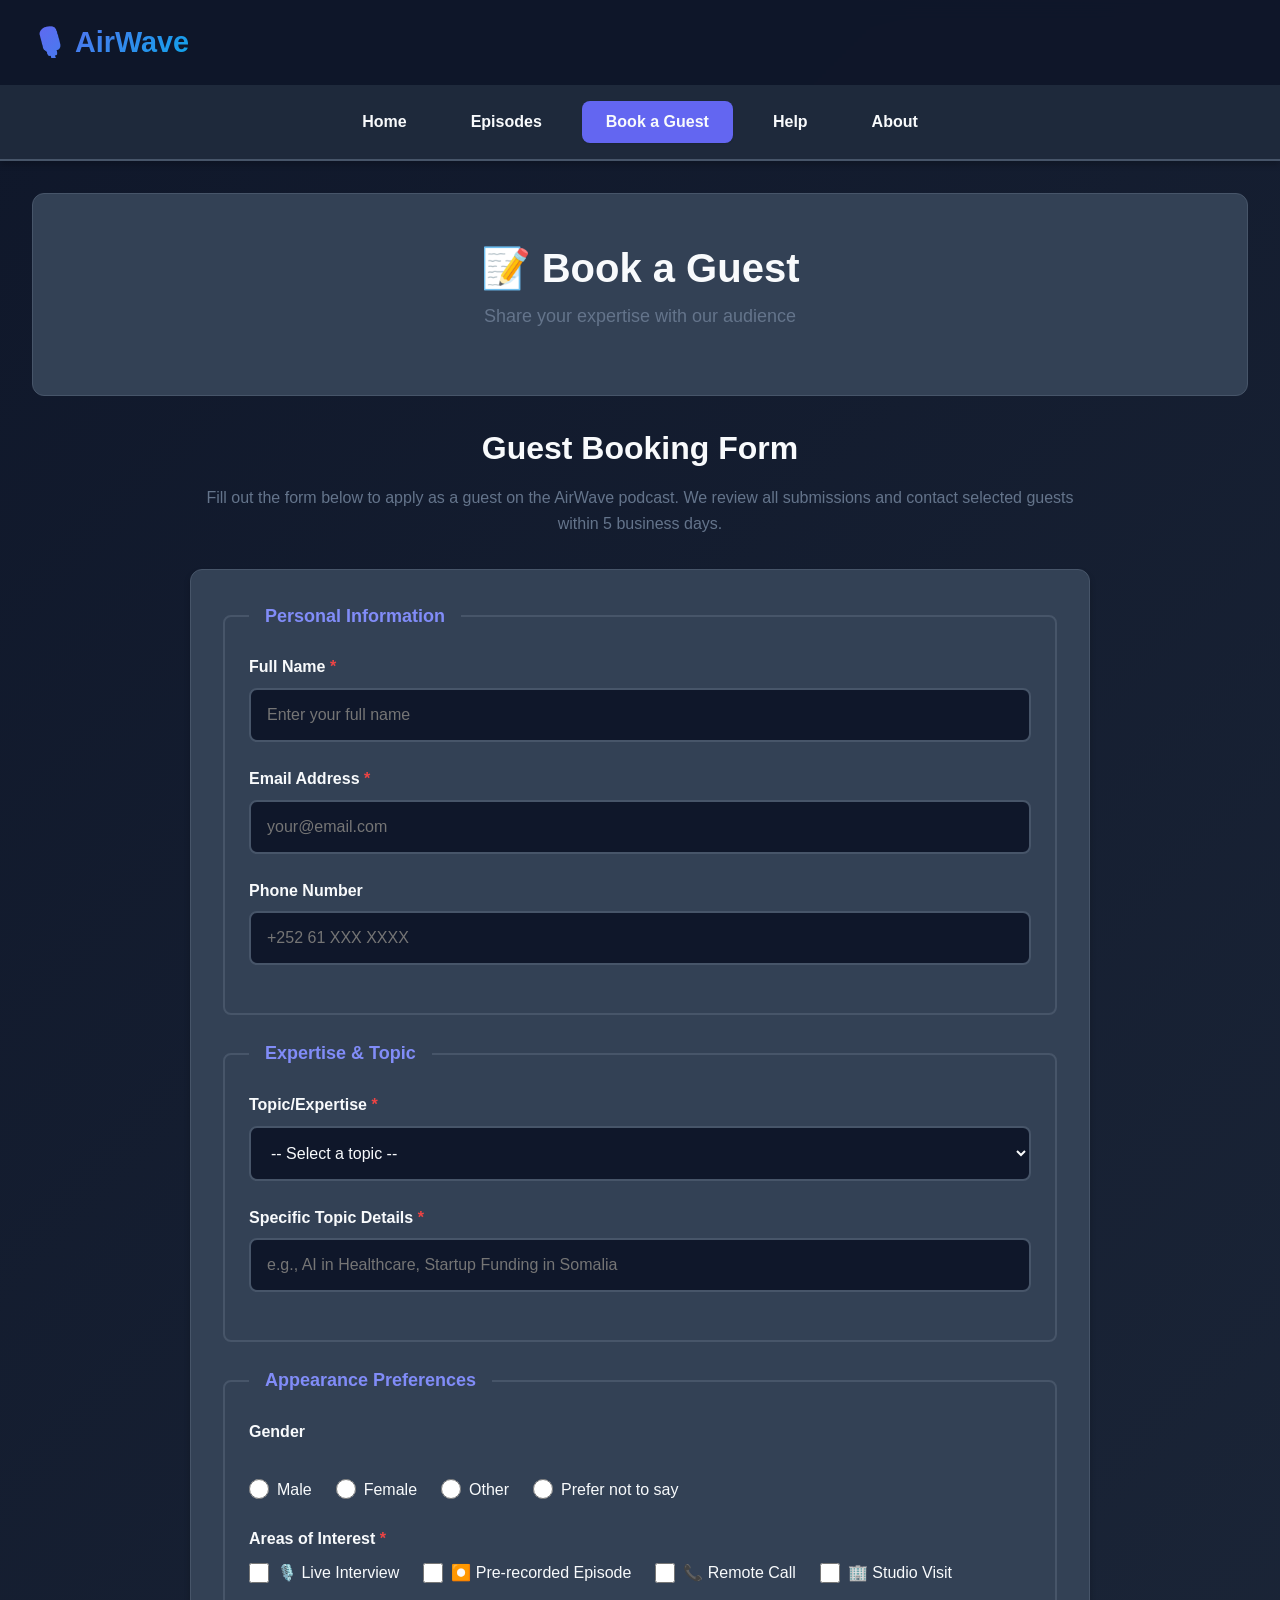
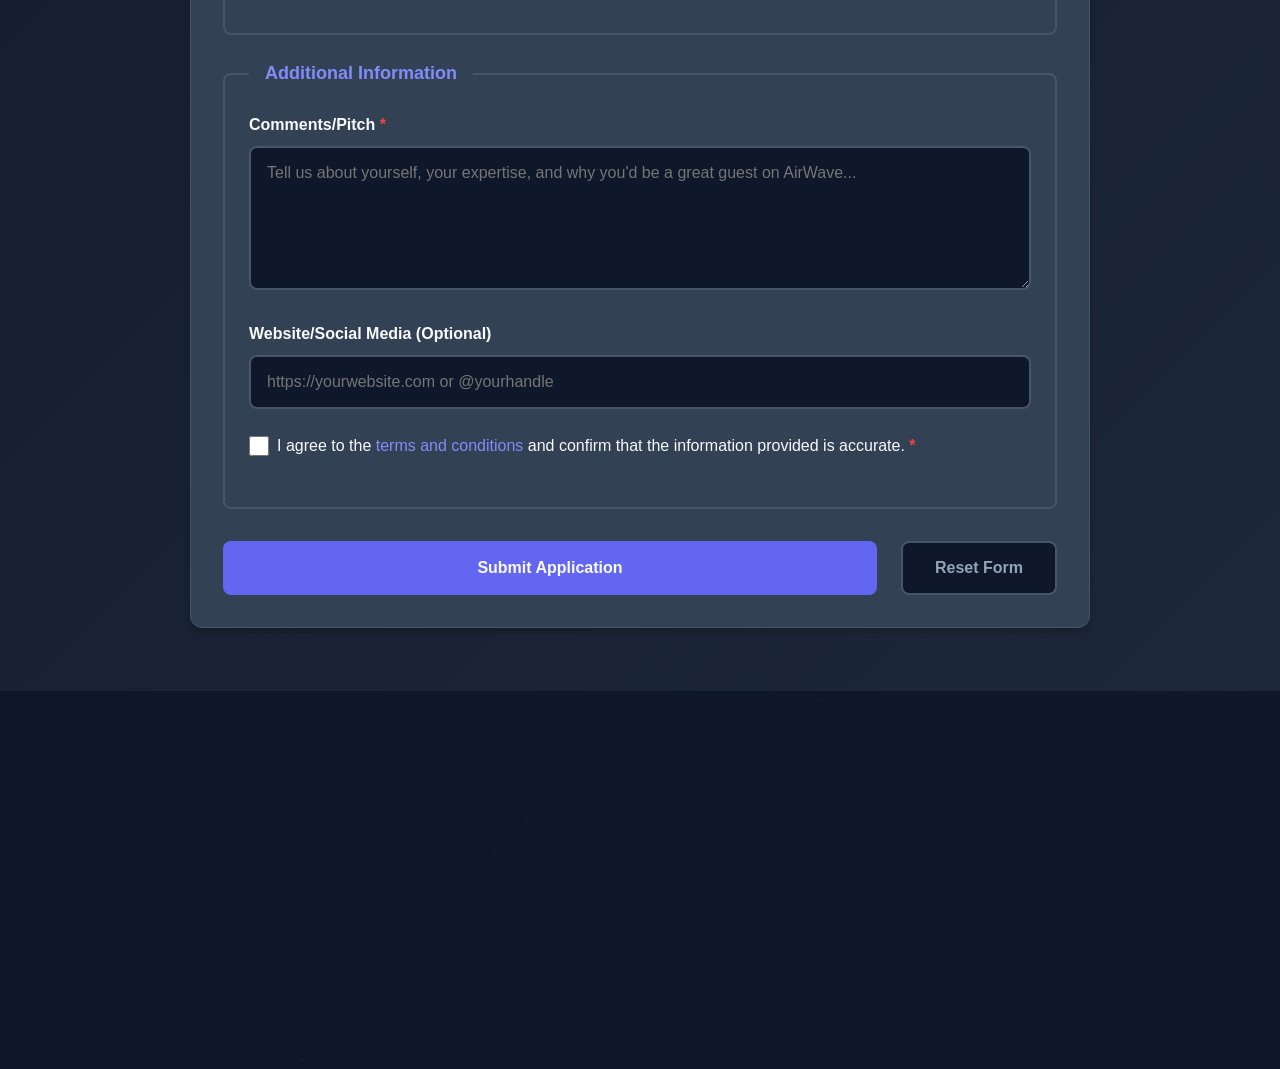
<file: Booking.html>
<!-- 
Filename: booking.html
Purpose: Guest booking form page with comprehensive form fields, fieldsets, and accessibility features
-->
<!DOCTYPE html>
<html lang="en">
<head>
    <meta charset="UTF-8">
    <meta name="viewport" content="width=device-width, initial-scale=1.0">
    <meta name="description" content="Book a Guest on AirWave Podcast - Submit your expertise and topic proposal">
    <title>AirWave - Book a Guest</title>
    <link rel="icon" type="image/svg+xml" href="images/favicon.svg">
    <link rel="stylesheet" href="dd.css">
</head>
<body>
    <!-- Header with navigation -->
    <header role="banner">
        <div class="logo">
            <h1>🎙️ AirWave</h1>
        </div>
        <nav role="navigation" aria-label="Main navigation">
            <ul>
                <li><a href="index.html">Home</a></li>
                <li><a href="gallery.html">Episodes</a></li>
                <li><a href="Booking.html" aria-current="page">Book a Guest</a></li>
                <li><a href="Help.html">Help</a></li>
                <li><a href="About.html">About</a></li>
            </ul>
        </nav>
    </header>

    <!-- Main content -->
    <main role="main">
        <!-- Page Header -->
        <section class="page-header">
            <h2>📝 Book a Guest</h2>
            <p>Share your expertise with our audience</p>
        </section>

        <!-- Booking Form Section -->
        <section class="form-section" aria-labelledby="form-heading">
            <h2 id="form-heading">Guest Booking Form</h2>
            <p class="form-description">Fill out the form below to apply as a guest on the AirWave podcast. We review all submissions and contact selected guests within 5 business days.</p>
            
            <form id="bookingForm" class="booking-form" action="#" method="POST" aria-label="Guest booking form">
                
                <!-- Personal Information Fieldset -->
                <fieldset class="form-fieldset">
                    <legend>Personal Information</legend>
                    
                    <div class="form-group">
                        <label for="fullName">Full Name <span class="required">*</span></label>
                        <input type="text" id="fullName" name="fullName" placeholder="Enter your full name" required aria-required="true">
                    </div>
                    
                    <div class="form-group">
                        <label for="email">Email Address <span class="required">*</span></label>
                        <input type="email" id="email" name="email" placeholder="your@email.com" required aria-required="true">
                    </div>
                    
                    <div class="form-group">
                        <label for="phone">Phone Number</label>
                        <input type="tel" id="phone" name="phone" placeholder="+252 61 XXX XXXX">
                    </div>
                </fieldset>

                <!-- Expertise Fieldset -->
                <fieldset class="form-fieldset">
                    <legend>Expertise & Topic</legend>
                    
                    <div class="form-group">
                        <label for="topic">Topic/Expertise <span class="required">*</span></label>
                        <select id="topic" name="topic" required aria-required="true">
                            <option value="">-- Select a topic --</option>
                            <option value="technology">Technology & Innovation</option>
                            <option value="politics">Politics & Governance</option>
                            <option value="culture">Culture & Heritage</option>
                            <option value="business">Business & Entrepreneurship</option>
                            <option value="health">Health & Wellness</option>
                            <option value="education">Education & Learning</option>
                            <option value="media">Media & Journalism</option>
                            <option value="other">Other</option>
                        </select>
                    </div>
                    
                    <div class="form-group">
                        <label for="topicDetails">Specific Topic Details <span class="required">*</span></label>
                        <input type="text" id="topicDetails" name="topicDetails" placeholder="e.g., AI in Healthcare, Startup Funding in Somalia" required aria-required="true">
                    </div>
                </fieldset>

                <!-- Preferences Fieldset -->
                <fieldset class="form-fieldset">
                    <legend>Appearance Preferences</legend>
                    
                    <div class="form-group radio-group">
                        <label class="radio-label">Gender</label>
                        <div class="radio-options">
                            <div class="radio-item">
                                <input type="radio" id="male" name="gender" value="male" required aria-required="true">
                                <label for="male">Male</label>
                            </div>
                            <div class="radio-item">
                                <input type="radio" id="female" name="gender" value="female">
                                <label for="female">Female</label>
                            </div>
                            <div class="radio-item">
                                <input type="radio" id="other" name="gender" value="other">
                                <label for="other">Other</label>
                            </div>
                            <div class="radio-item">
                                <input type="radio" id="preferNot" name="gender" value="prefer-not">
                                <label for="preferNot">Prefer not to say</label>
                            </div>
                        </div>
                    </div>
                    
                    <div class="form-group checkbox-group">
                        <label class="checkbox-label">Areas of Interest <span class="required">*</span></label>
                        <div class="checkbox-options">
                            <div class="checkbox-item">
                                <input type="checkbox" id="liveInterview" name="interests" value="live-interview">
                                <label for="liveInterview">🎙️ Live Interview</label>
                            </div>
                            <div class="checkbox-item">
                                <input type="checkbox" id="preRecorded" name="interests" value="pre-recorded">
                                <label for="preRecorded">⏺️ Pre-recorded Episode</label>
                            </div>
                            <div class="checkbox-item">
                                <input type="checkbox" id="remoteCall" name="interests" value="remote-call">
                                <label for="remoteCall">📞 Remote Call</label>
                            </div>
                            <div class="checkbox-item">
                                <input type="checkbox" id="studioVisit" name="interests" value="studio-visit">
                                <label for="studioVisit">🏢 Studio Visit</label>
                            </div>
                        </div>
                    </div>
                </fieldset>

                <!-- Additional Information Fieldset -->
                <fieldset class="form-fieldset">
                    <legend>Additional Information</legend>
                    
                    <div class="form-group">
                        <label for="comments">Comments/Pitch <span class="required">*</span></label>
                        <textarea id="comments" name="comments" rows="6" placeholder="Tell us about yourself, your expertise, and why you'd be a great guest on AirWave..." required aria-required="true"></textarea>
                    </div>
                    
                    <div class="form-group">
                        <label for="website">Website/Social Media (Optional)</label>
                        <input type="url" id="website" name="website" placeholder="https://yourwebsite.com or @yourhandle">
                    </div>
                    
                    <div class="form-group checkbox-item">
                        <input type="checkbox" id="terms" name="terms" required aria-required="true">
                        <label for="terms">I agree to the <a href="#">terms and conditions</a> and confirm that the information provided is accurate. <span class="required">*</span></label>
                    </div>
                </fieldset>

                <!-- Submit Button -->
                <div class="form-actions">
                    <button type="submit" class="submit-btn">Submit Application</button>
                    <button type="reset" class="reset-btn">Reset Form</button>
                </div>
            </form>
        </section>
    </main>

    <!-- Footer with Subscribe Form -->
    <footer role="contentinfo">
        <div class="footer-content">
            <div class="footer-section">
                <h3>Subscribe to AirWave</h3>
                <p>Get the latest episodes delivered to your inbox</p>
                <form class="subscribe-form" id="footerSubscribeForm" aria-label="Newsletter subscription">
                    <label for="footerEmail" class="visually-hidden">Email address</label>
                    <input type="email" id="footerEmail" name="email" placeholder="your@email.com" required aria-required="true">
                    <button type="submit">Subscribe</button>
                </form>
            </div>
            <div class="footer-section">
                <h3>Quick Links</h3>
                <ul>
                    <li><a href="index.html">Home</a></li>
                    <li><a href="gallery.html">Episodes</a></li>
                    <li><a href="Booking.html">Book a Guest</a></li>
                    <li><a href="About.html">About</a></li>
                </ul>
            </div>
            <div class="footer-section">
                <h3>Contact</h3>
                <p>Email: contact@airwave.podcast</p>
                <p>Location: Mogadishu, Somalia</p>
            </div>
        </div>
        <div class="copyright">
            <p>&copy; 2026 AirWave Podcast. All rights reserved.</p>
        </div>
    </footer>

    <script>
        // Form handling
        document.addEventListener('DOMContentLoaded', function() {
            const bookingForm = document.getElementById('bookingForm');
            const subscribeForm = document.getElementById('footerSubscribeForm');
            
            // Booking form submission
            bookingForm.addEventListener('submit', function(e) {
                e.preventDefault();
                
                // Validate interests - at least one checkbox should be checked
                const interestsChecked = document.querySelectorAll('input[name="interests"]:checked');
                if (interestsChecked.length === 0) {
                    alert('Please select at least one area of interest.');
                    return;
                }
                
                // Get form data
                const formData = new FormData(bookingForm);
                const fullName = formData.get('fullName');
                const topic = formData.get('topic');
                
                alert(`Thank you, ${fullName}! Your application to discuss "${topic}" has been submitted. We'll contact you within 5 business days.`);
                bookingForm.reset();
            });
            
            // Subscribe form
            subscribeForm.addEventListener('submit', function(e) {
                e.preventDefault();
                const email = document.getElementById('footerEmail').value;
                alert(`Thank you for subscribing with ${email}! You'll receive our latest episodes.`);
                subscribeForm.reset();
            });
        });
    </script>
</body>
</html>
</file>
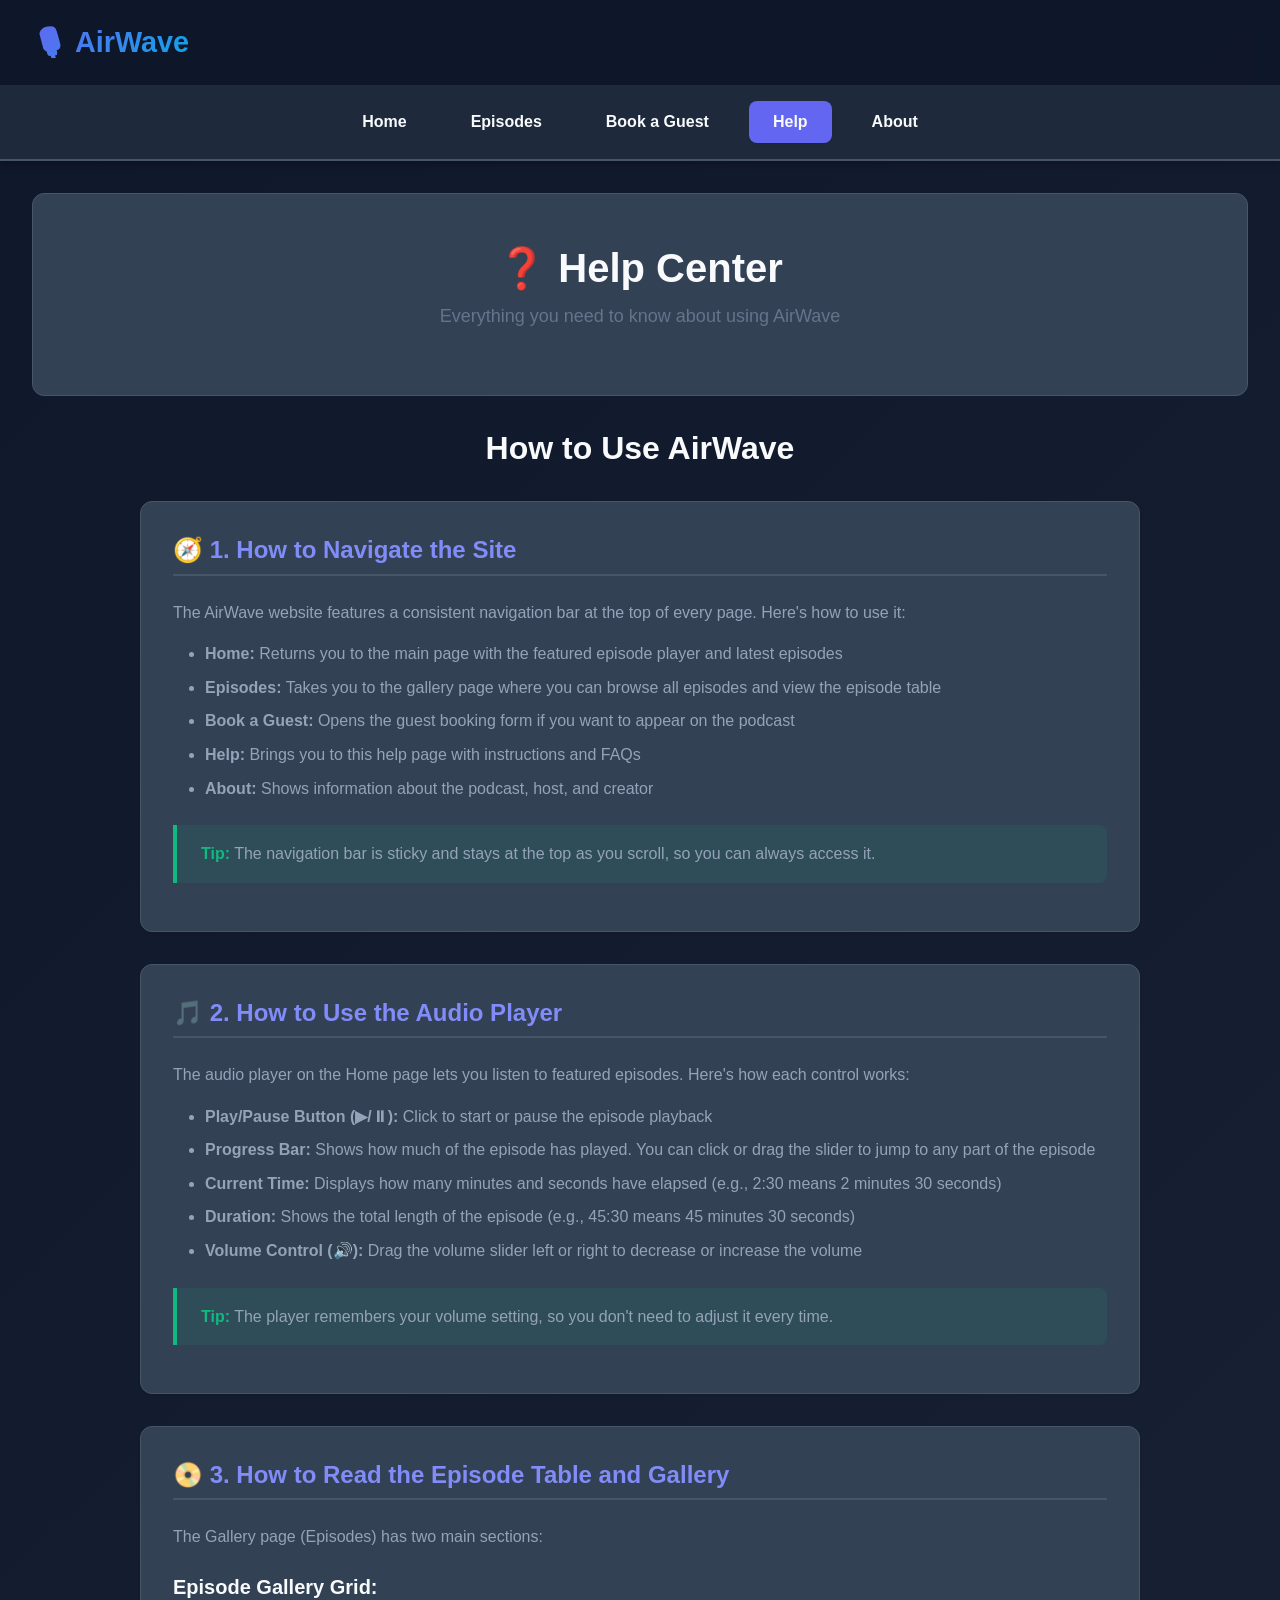
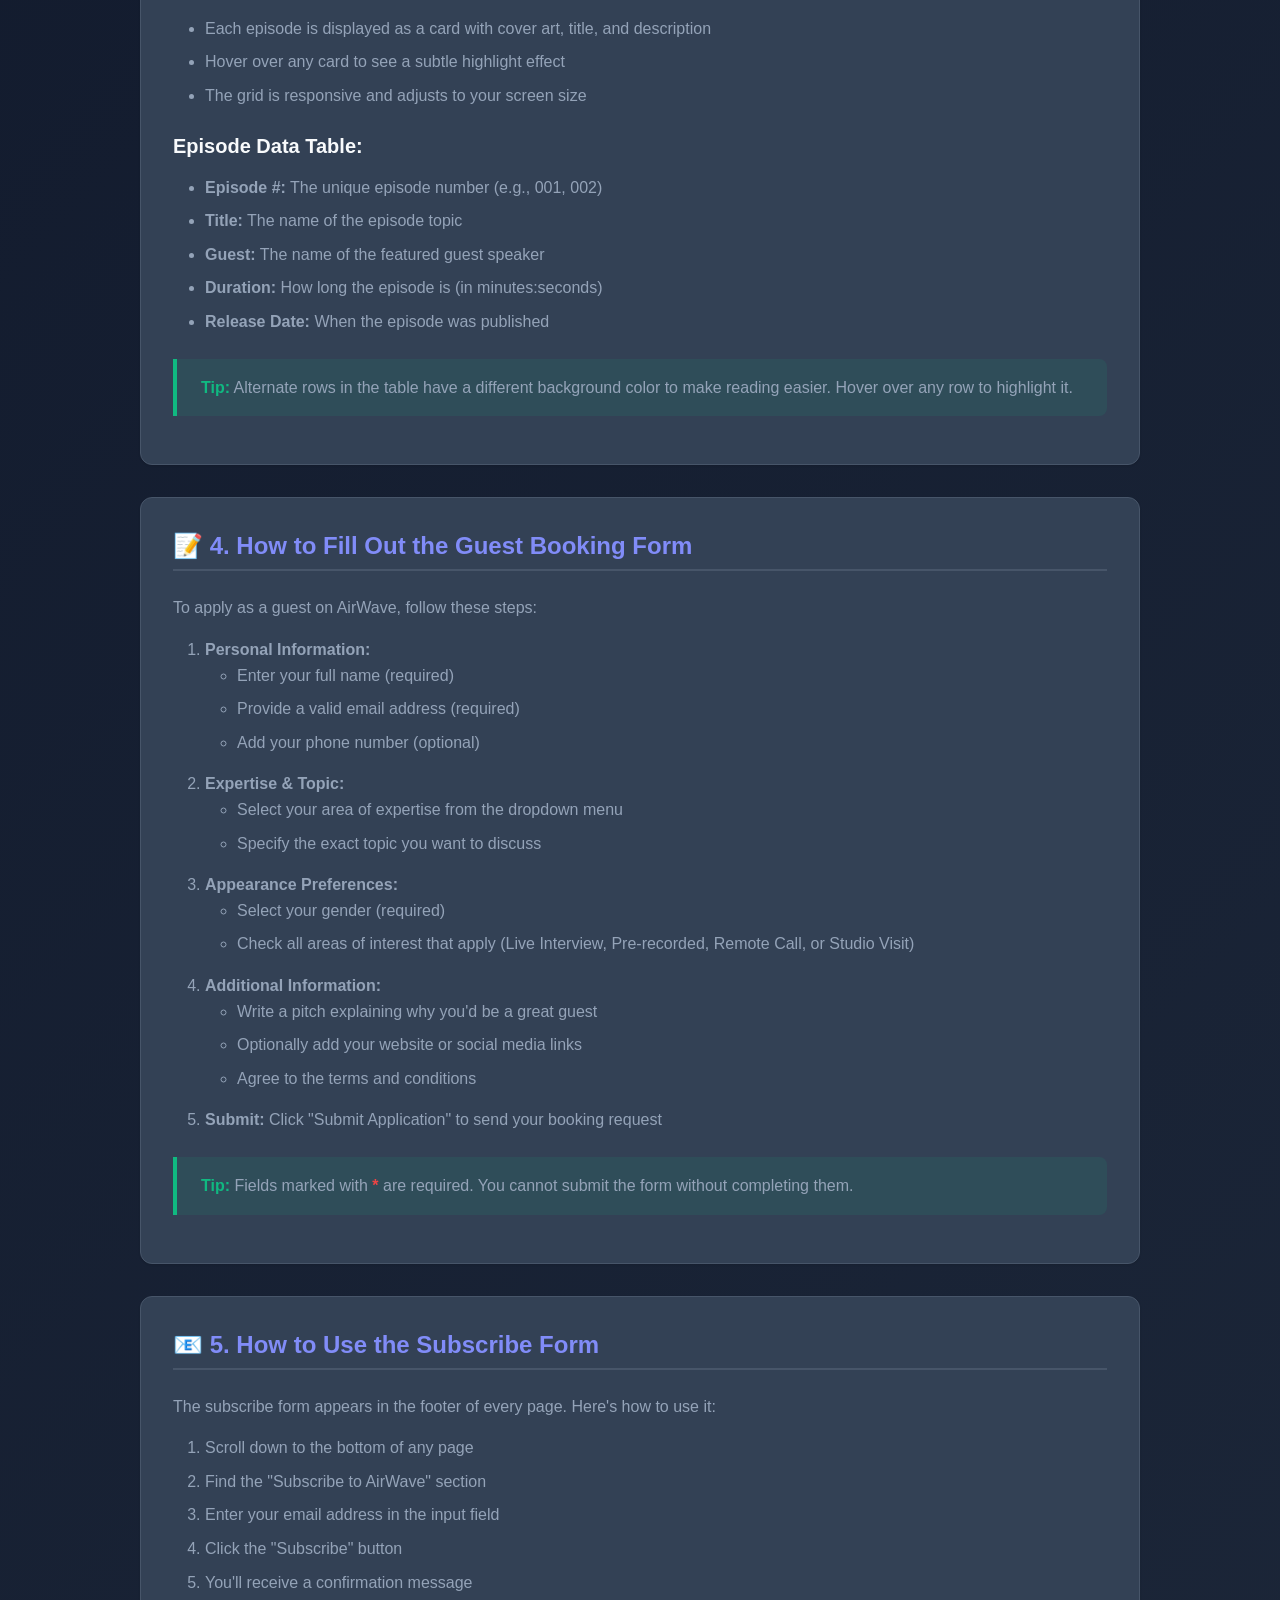
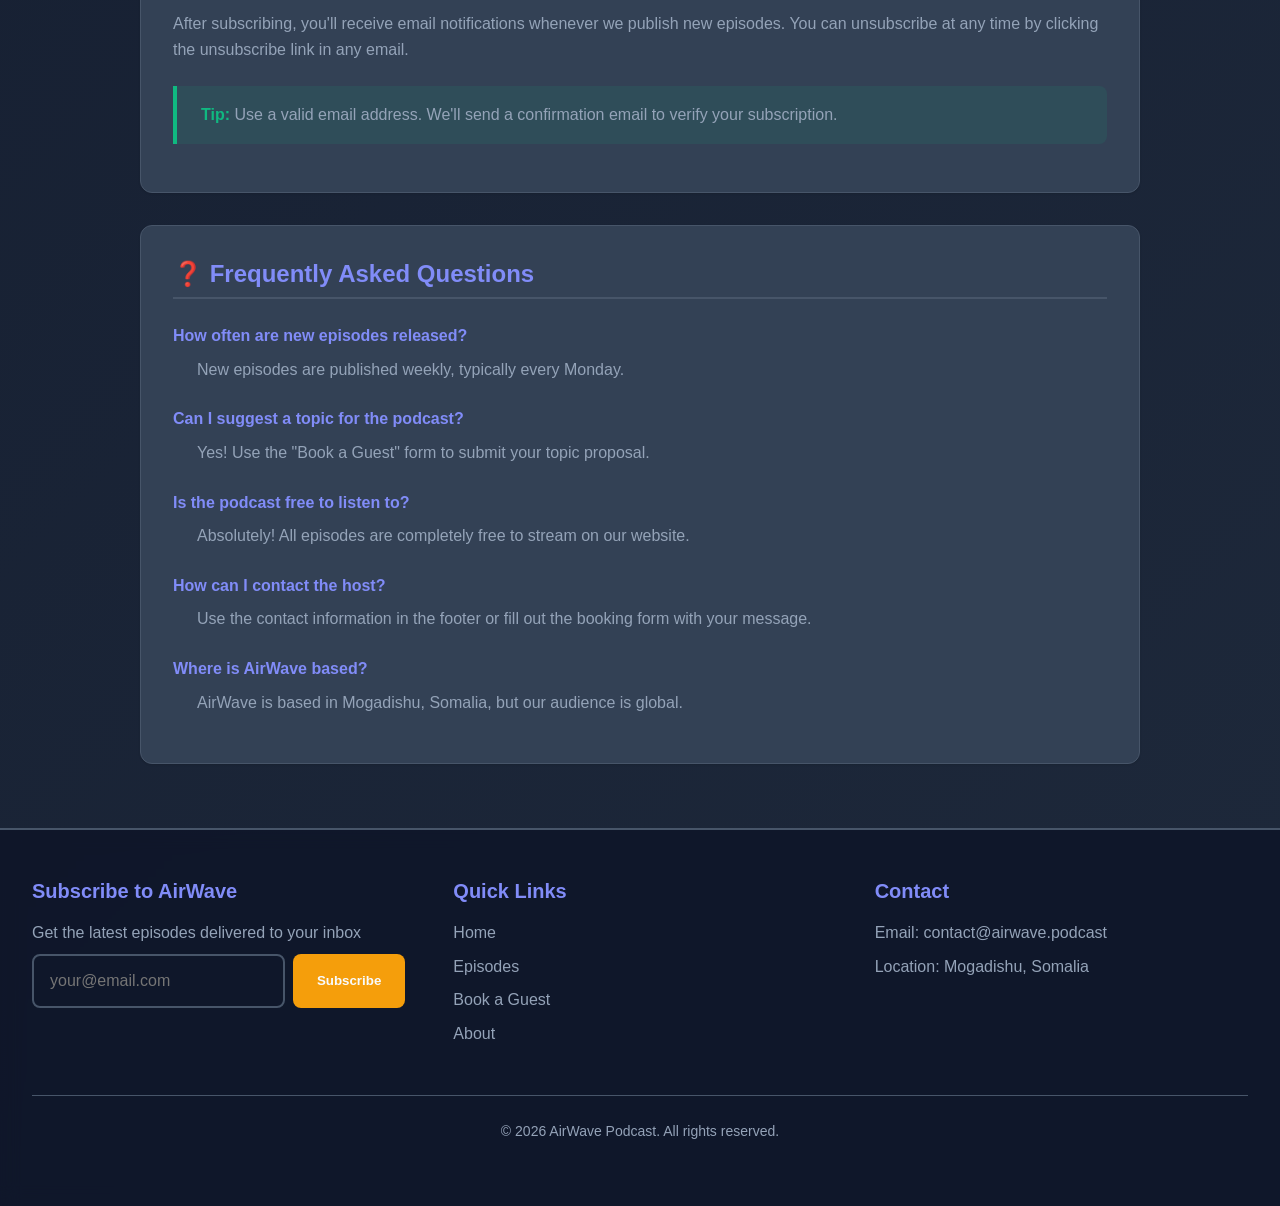
<file: help.html>
<!-- 
Filename: help.html
Purpose: Help page with instructions on how to use all site features including navigation, player, gallery, forms, and subscribe
-->
<!DOCTYPE html>
<html lang="en">
<head>
    <meta charset="UTF-8">
    <meta name="viewport" content="width=device-width, initial-scale=1.0">
    <meta name="description" content="AirWave Help Center - Learn how to use all features of the AirWave podcast platform">
    <title>AirWave - Help</title>
    <link rel="icon" type="image/svg+xml" href="images/favicon.svg">
    <link rel="stylesheet" href="dd.css">
</head>
<body>
    <!-- Header with navigation -->
    <header role="banner">
        <div class="logo">
            <h1>🎙️ AirWave</h1>
        </div>
        <nav role="navigation" aria-label="Main navigation">
            <ul>
                <li><a href="index.html">Home</a></li>
                <li><a href="gallery.html">Episodes</a></li>
                <li><a href="Booking.html">Book a Guest</a></li>
                <li><a href="Help.html" aria-current="page">Help</a></li>
                <li><a href="About.html">About</a></li>
            </ul>
        </nav>
    </header>

    <!-- Main content -->
    <main role="main">
        <!-- Page Header -->
        <section class="page-header">
            <h2>❓ Help Center</h2>
            <p>Everything you need to know about using AirWave</p>
        </section>

        <!-- Help Sections -->
        <section class="help-content" aria-labelledby="help-heading">
            <h2 id="help-heading">How to Use AirWave</h2>
            
            <!-- Navigation Help -->
            <article class="help-article">
                <h3>🧭 1. How to Navigate the Site</h3>
                <p>The AirWave website features a consistent navigation bar at the top of every page. Here's how to use it:</p>
                <ul>
                    <li><strong>Home:</strong> Returns you to the main page with the featured episode player and latest episodes</li>
                    <li><strong>Episodes:</strong> Takes you to the gallery page where you can browse all episodes and view the episode table</li>
                    <li><strong>Book a Guest:</strong> Opens the guest booking form if you want to appear on the podcast</li>
                    <li><strong>Help:</strong> Brings you to this help page with instructions and FAQs</li>
                    <li><strong>About:</strong> Shows information about the podcast, host, and creator</li>
                </ul>
                <p class="tip"><strong>Tip:</strong> The navigation bar is sticky and stays at the top as you scroll, so you can always access it.</p>
            </article>

            <!-- Audio Player Help -->
            <article class="help-article">
                <h3>🎵 2. How to Use the Audio Player</h3>
                <p>The audio player on the Home page lets you listen to featured episodes. Here's how each control works:</p>
                <ul>
                    <li><strong>Play/Pause Button (▶/⏸):</strong> Click to start or pause the episode playback</li>
                    <li><strong>Progress Bar:</strong> Shows how much of the episode has played. You can click or drag the slider to jump to any part of the episode</li>
                    <li><strong>Current Time:</strong> Displays how many minutes and seconds have elapsed (e.g., 2:30 means 2 minutes 30 seconds)</li>
                    <li><strong>Duration:</strong> Shows the total length of the episode (e.g., 45:30 means 45 minutes 30 seconds)</li>
                    <li><strong>Volume Control (🔊):</strong> Drag the volume slider left or right to decrease or increase the volume</li>
                </ul>
                <p class="tip"><strong>Tip:</strong> The player remembers your volume setting, so you don't need to adjust it every time.</p>
            </article>

            <!-- Gallery & Table Help -->
            <article class="help-article">
                <h3>📀 3. How to Read the Episode Table and Gallery</h3>
                <p>The Gallery page (Episodes) has two main sections:</p>
                
                <h4>Episode Gallery Grid:</h4>
                <ul>
                    <li>Each episode is displayed as a card with cover art, title, and description</li>
                    <li>Hover over any card to see a subtle highlight effect</li>
                    <li>The grid is responsive and adjusts to your screen size</li>
                </ul>
                
                <h4>Episode Data Table:</h4>
                <ul>
                    <li><strong>Episode #:</strong> The unique episode number (e.g., 001, 002)</li>
                    <li><strong>Title:</strong> The name of the episode topic</li>
                    <li><strong>Guest:</strong> The name of the featured guest speaker</li>
                    <li><strong>Duration:</strong> How long the episode is (in minutes:seconds)</li>
                    <li><strong>Release Date:</strong> When the episode was published</li>
                </ul>
                <p class="tip"><strong>Tip:</strong> Alternate rows in the table have a different background color to make reading easier. Hover over any row to highlight it.</p>
            </article>

            <!-- Booking Form Help -->
            <article class="help-article">
                <h3>📝 4. How to Fill Out the Guest Booking Form</h3>
                <p>To apply as a guest on AirWave, follow these steps:</p>
                <ol>
                    <li><strong>Personal Information:</strong>
                        <ul>
                            <li>Enter your full name (required)</li>
                            <li>Provide a valid email address (required)</li>
                            <li>Add your phone number (optional)</li>
                        </ul>
                    </li>
                    <li><strong>Expertise & Topic:</strong>
                        <ul>
                            <li>Select your area of expertise from the dropdown menu</li>
                            <li>Specify the exact topic you want to discuss</li>
                        </ul>
                    </li>
                    <li><strong>Appearance Preferences:</strong>
                        <ul>
                            <li>Select your gender (required)</li>
                            <li>Check all areas of interest that apply (Live Interview, Pre-recorded, Remote Call, or Studio Visit)</li>
                        </ul>
                    </li>
                    <li><strong>Additional Information:</strong>
                        <ul>
                            <li>Write a pitch explaining why you'd be a great guest</li>
                            <li>Optionally add your website or social media links</li>
                            <li>Agree to the terms and conditions</li>
                        </ul>
                    </li>
                    <li><strong>Submit:</strong> Click "Submit Application" to send your booking request</li>
                </ol>
                <p class="tip"><strong>Tip:</strong> Fields marked with <span class="required">*</span> are required. You cannot submit the form without completing them.</p>
            </article>

            <!-- Subscribe Form Help -->
            <article class="help-article">
                <h3>📧 5. How to Use the Subscribe Form</h3>
                <p>The subscribe form appears in the footer of every page. Here's how to use it:</p>
                <ol>
                    <li>Scroll down to the bottom of any page</li>
                    <li>Find the "Subscribe to AirWave" section</li>
                    <li>Enter your email address in the input field</li>
                    <li>Click the "Subscribe" button</li>
                    <li>You'll receive a confirmation message</li>
                </ol>
                <p>After subscribing, you'll receive email notifications whenever we publish new episodes. You can unsubscribe at any time by clicking the unsubscribe link in any email.</p>
                <p class="tip"><strong>Tip:</strong> Use a valid email address. We'll send a confirmation email to verify your subscription.</p>
            </article>

            <!-- FAQ Section -->
            <article class="help-article">
                <h3>❓ Frequently Asked Questions</h3>
                <dl class="faq-list">
                    <dt>How often are new episodes released?</dt>
                    <dd>New episodes are published weekly, typically every Monday.</dd>
                    
                    <dt>Can I suggest a topic for the podcast?</dt>
                    <dd>Yes! Use the "Book a Guest" form to submit your topic proposal.</dd>
                    
                    <dt>Is the podcast free to listen to?</dt>
                    <dd>Absolutely! All episodes are completely free to stream on our website.</dd>
                    
                    <dt>How can I contact the host?</dt>
                    <dd>Use the contact information in the footer or fill out the booking form with your message.</dd>
                    
                    <dt>Where is AirWave based?</dt>
                    <dd>AirWave is based in Mogadishu, Somalia, but our audience is global.</dd>
                </dl>
            </article>
        </section>
    </main>

    <!-- Footer with Subscribe Form -->
    <footer role="contentinfo">
        <div class="footer-content">
            <div class="footer-section">
                <h3>Subscribe to AirWave</h3>
                <p>Get the latest episodes delivered to your inbox</p>
                <form class="subscribe-form" id="footerSubscribeForm" aria-label="Newsletter subscription">
                    <label for="footerEmail" class="visually-hidden">Email address</label>
                    <input type="email" id="footerEmail" name="email" placeholder="your@email.com" required aria-required="true">
                    <button type="submit">Subscribe</button>
                </form>
            </div>
            <div class="footer-section">
                <h3>Quick Links</h3>
                <ul>
                    <li><a href="index.html">Home</a></li>
                    <li><a href="gallery.html">Episodes</a></li>
                    <li><a href="Booking.html">Book a Guest</a></li>
                    <li><a href="About.html">About</a></li>
                </ul>
            </div>
            <div class="footer-section">
                <h3>Contact</h3>
                <p>Email: contact@airwave.podcast</p>
                <p>Location: Mogadishu, Somalia</p>
            </div>
        </div>
        <div class="copyright">
            <p>&copy; 2026 AirWave Podcast. All rights reserved.</p>
        </div>
    </footer>

    <script>
        // Subscribe form
        document.addEventListener('DOMContentLoaded', function() {
            const subscribeForm = document.getElementById('footerSubscribeForm');
            subscribeForm.addEventListener('submit', function(e) {
                e.preventDefault();
                const email = document.getElementById('footerEmail').value;
                alert(`Thank you for subscribing with ${email}! You'll receive our latest episodes.`);
                subscribeForm.reset();
            });
        });
    </script>
</body>
</html>
</file>
<file: dd.css>
/* 
Filename: css/style.css
Purpose: Complete stylesheet for AirWave podcast platform with all layout, typography, forms, and visual effects

Table of Contents:
1. CSS Reset & Base Styles
2. Typography
3. Header & Navigation
4. Hero Section
5. Audio Player
6. Episode Cards & Grid
7. Gallery Section
8. Data Table
9. Forms & Booking
10. Help Page
11. About Page
12. Footer
13. Responsive Design
14. Utilities & Accessibility
*/

/* ============================================
   1. CSS Reset & Base Styles
   ============================================ */
* {
    margin: 0;
    padding: 0;
    box-sizing: border-box;
}

:root {
    /* Color Palette */
    --primary-color: #6366f1;
    --primary-dark: #4f46e5;
    --primary-light: #818cf8;
    --secondary-color: #0ea5e9;
    --accent-color: #f59e0b;
    --background-dark: #0f172a;
    --background-light: #1e293b;
    --background-card: #334155;
    --text-primary: #f8fafc;
    --text-secondary: #94a3b8;
    --text-muted: #64748b;
    --success-color: #10b981;
    --error-color: #ef4444;
    --border-color: #475569;
    
    /* Typography */
    --font-family: 'Segoe UI', Tahoma, Geneva, Verdana, sans-serif;
    --font-size-base: 16px;
    --line-height-base: 1.6;
    
    /* Spacing */
    --spacing-xs: 0.5rem;
    --spacing-sm: 1rem;
    --spacing-md: 1.5rem;
    --spacing-lg: 2rem;
    --spacing-xl: 3rem;
    
    /* Effects */
    --border-radius-sm: 4px;
    --border-radius-md: 8px;
    --border-radius-lg: 12px;
    --border-radius-full: 9999px;
    --box-shadow-sm: 0 1px 2px rgba(0, 0, 0, 0.1);
    --box-shadow-md: 0 4px 6px rgba(0, 0, 0, 0.2);
    --box-shadow-lg: 0 10px 15px rgba(0, 0, 0, 0.3);
    --box-shadow-xl: 0 20px 25px rgba(0, 0, 0, 0.4);
}

html {
    font-size: var(--font-size-base);
    scroll-behavior: smooth;
}

body {
    font-family: var(--font-family);
    background: linear-gradient(135deg, var(--background-dark) 0%, var(--background-light) 100%);
    color: var(--text-primary);
    line-height: var(--line-height-base);
    min-height: 100vh;
    display: flex;
    flex-direction: column;
}

main {
    flex: 1;
    padding: var(--spacing-lg);
    max-width: 1400px;
    margin: 0 auto;
    width: 100%;
}

/* ============================================
   2. Typography
   ============================================ */
h1, h2, h3, h4, h5, h6 {
    color: var(--text-primary);
    font-weight: 700;
    line-height: 1.3;
    margin-bottom: var(--spacing-sm);
}

h1 { font-size: 2.5rem; }
h2 { font-size: 2rem; }
h3 { font-size: 1.5rem; }
h4 { font-size: 1.25rem; }
h5 { font-size: 1.125rem; }
h6 { font-size: 1rem; }

p {
    margin-bottom: var(--spacing-sm);
    color: var(--text-secondary);
}

a {
    color: var(--primary-light);
    text-decoration: none;
    transition: color 0.3s ease;
}

a:hover {
    color: var(--accent-color);
    text-decoration: underline;
}

ul, ol {
    margin-bottom: var(--spacing-sm);
    padding-left: var(--spacing-lg);
    color: var(--text-secondary);
}

li {
    margin-bottom: var(--spacing-xs);
}

/* ============================================
   3. Header & Navigation
   ============================================ */
header {
    background: rgba(15, 23, 42, 0.95);
    backdrop-filter: blur(10px);
    position: sticky;
    top: 0;
    z-index: 1000;
    border-bottom: 2px solid var(--border-color);
    box-shadow: var(--box-shadow-md);
}

header .logo {
    padding: var(--spacing-md) var(--spacing-lg);
    display: flex;
    align-items: center;
    justify-content: space-between;
}

header .logo h1 {
    margin: 0;
    font-size: 1.8rem;
    background: linear-gradient(135deg, var(--primary-color), var(--secondary-color));
    -webkit-background-clip: text;
    -webkit-text-fill-color: transparent;
    background-clip: text;
}

nav {
    background: var(--background-light);
    padding: 0 var(--spacing-lg);
}

nav ul {
    display: flex;
    flex-wrap: wrap;
    list-style: none;
    margin: 0;
    padding: var(--spacing-sm) 0;
    justify-content: center;
    gap: var(--spacing-sm);
}

nav ul li {
    margin: 0;
}

nav ul li a {
    display: block;
    padding: var(--spacing-xs) var(--spacing-md);
    border-radius: var(--border-radius-md);
    color: var(--text-primary);
    font-weight: 600;
    transition: all 0.3s ease;
    text-decoration: none;
}

nav ul li a:hover,
nav ul li a[aria-current="page"] {
    background: var(--primary-color);
    color: var(--text-primary);
    box-shadow: var(--box-shadow-sm);
    text-decoration: none;
}

/* ============================================
   4. Hero Section
   ============================================ */
.hero {
    background: linear-gradient(135deg, var(--primary-color) 0%, var(--secondary-color) 100%);
    padding: var(--spacing-xl) var(--spacing-lg);
    border-radius: var(--border-radius-lg);
    margin-bottom: var(--spacing-lg);
    text-align: center;
    box-shadow: var(--box-shadow-xl);
    position: relative;
    overflow: hidden;
}

.hero::before {
    content: '';
    position: absolute;
    top: 0;
    left: 0;
    right: 0;
    bottom: 0;
    background: url('data:image/svg+xml,<svg xmlns="http://www.w3.org/2000/svg" viewBox="0 0 100 100"><circle cx="50" cy="50" r="2" fill="rgba(255,255,255,0.1)"/></svg>');
    background-size: 20px 20px;
    opacity: 0.3;
}

.hero h2 {
    position: relative;
    font-size: 3rem;
    margin-bottom: var(--spacing-sm);
    text-shadow: 2px 2px 4px rgba(0, 0, 0, 0.3);
}

.hero .tagline {
    position: relative;
    font-size: 1.5rem;
    color: rgba(255, 255, 255, 0.95);
    font-weight: 300;
    text-shadow: 1px 1px 2px rgba(0, 0, 0, 0.3);
}

/* ============================================
   5. Audio Player
   ============================================ */
.player-section {
    margin-bottom: var(--spacing-lg);
}

.player-section h2 {
    margin-bottom: var(--spacing-md);
    padding-left: var(--spacing-sm);
    border-left: 4px solid var(--primary-color);
}

.player-card {
    background: var(--background-card);
    border-radius: var(--border-radius-lg);
    padding: var(--spacing-lg);
    display: flex;
    flex-wrap: wrap;
    gap: var(--spacing-lg);
    box-shadow: var(--box-shadow-lg);
    border: 1px solid var(--border-color);
}

.player-card .episode-cover {
    flex: 0 0 200px;
    max-width: 200px;
}

.player-card .episode-cover img {
    width: 100%;
    height: 200px;
    object-fit: cover;
    border-radius: var(--border-radius-md);
    box-shadow: var(--box-shadow-md);
}

.player-info {
    flex: 1;
    min-width: 300px;
}

.player-info .episode-title {
    font-size: 1.5rem;
    margin-bottom: var(--spacing-xs);
    color: var(--text-primary);
}

.player-info .host-name {
    color: var(--text-muted);
    font-size: 1rem;
    margin-bottom: var(--spacing-md);
}

.player-controls {
    display: flex;
    flex-direction: column;
    gap: var(--spacing-sm);
}

.control-btn {
    background: var(--primary-color);
    color: var(--text-primary);
    border: none;
    border-radius: var(--border-radius-full);
    width: 60px;
    height: 60px;
    font-size: 1.5rem;
    cursor: pointer;
    transition: all 0.3s ease;
    box-shadow: var(--box-shadow-md);
    display: flex;
    align-items: center;
    justify-content: center;
}

.control-btn:hover {
    background: var(--primary-dark);
    transform: scale(1.05);
    box-shadow: var(--box-shadow-lg);
}

.control-btn .pause-icon {
    display: none;
}

.progress-container {
    display: flex;
    align-items: center;
    gap: var(--spacing-sm);
    flex: 1;
}

.progress-container span {
    color: var(--text-muted);
    font-size: 0.875rem;
    min-width: 45px;
}

.progress-bar {
    flex: 1;
    height: 8px;
    -webkit-appearance: none;
    appearance: none;
    background: var(--background-dark);
    border-radius: var(--border-radius-full);
    cursor: pointer;
}

.progress-bar::-webkit-slider-thumb {
    -webkit-appearance: none;
    appearance: none;
    width: 16px;
    height: 16px;
    background: var(--primary-color);
    border-radius: var(--border-radius-full);
    cursor: pointer;
    box-shadow: var(--box-shadow-sm);
}

.progress-bar::-moz-range-thumb {
    width: 16px;
    height: 16px;
    background: var(--primary-color);
    border-radius: var(--border-radius-full);
    cursor: pointer;
    box-shadow: var(--box-shadow-sm);
    border: none;
}

.volume-controls {
    display: flex;
    align-items: center;
    gap: var(--spacing-xs);
}

.volume-controls label {
    color: var(--text-muted);
    font-size: 1.25rem;
}

.volume-slider {
    width: 100px;
    height: 6px;
    -webkit-appearance: none;
    appearance: none;
    background: var(--background-dark);
    border-radius: var(--border-radius-full);
    cursor: pointer;
}

.volume-slider::-webkit-slider-thumb {
    -webkit-appearance: none;
    appearance: none;
    width: 14px;
    height: 14px;
    background: var(--secondary-color);
    border-radius: var(--border-radius-full);
    cursor: pointer;
}

.volume-slider::-moz-range-thumb {
    width: 14px;
    height: 14px;
    background: var(--secondary-color);
    border-radius: var(--border-radius-full);
    cursor: pointer;
    border: none;
}

/* ============================================
   6. Episode Cards & Grid
   ============================================ */
.latest-episodes {
    margin-bottom: var(--spacing-lg);
}

.latest-episodes h2 {
    margin-bottom: var(--spacing-md);
    padding-left: var(--spacing-sm);
    border-left: 4px solid var(--accent-color);
}

.episode-grid {
    display: flex;
    flex-wrap: wrap;
    gap: var(--spacing-lg);
    justify-content: center;
}

.episode-card {
    background: var(--background-card);
    border-radius: var(--border-radius-lg);
    padding: var(--spacing-md);
    width: 280px;
    flex: 0 0 auto;
    box-shadow: var(--box-shadow-md);
    border: 1px solid var(--border-color);
    transition: all 0.3s ease;
}

.episode-card:hover {
    transform: translateY(-5px);
    box-shadow: var(--box-shadow-lg);
    border-color: var(--primary-color);
}

.episode-card img {
    width: 100%;
    height: 200px;
    object-fit: cover;
    border-radius: var(--border-radius-md);
    margin-bottom: var(--spacing-sm);
}

.episode-card h3 {
    font-size: 1.25rem;
    margin-bottom: var(--spacing-xs);
    color: var(--text-primary);
}

.episode-card p {
    font-size: 0.875rem;
    margin-bottom: var(--spacing-sm);
}

.episode-card .episode-link {
    display: inline-block;
    color: var(--primary-light);
    font-weight: 600;
    margin-top: var(--spacing-sm);
    text-decoration: none;
    transition: color 0.3s ease;
}

.episode-card .episode-link:hover {
    color: var(--accent-color);
    text-decoration: none;
}

/* ============================================
   7. Gallery Section
   ============================================ */
.page-header {
    background: var(--background-card);
    padding: var(--spacing-xl) var(--spacing-lg);
    border-radius: var(--border-radius-lg);
    margin-bottom: var(--spacing-lg);
    text-align: center;
    border: 1px solid var(--border-color);
}

.page-header h2 {
    font-size: 2.5rem;
    margin-bottom: var(--spacing-xs);
}

.page-header p {
    font-size: 1.125rem;
    color: var(--text-muted);
}

.gallery-section {
    margin-bottom: var(--spacing-lg);
}

.gallery-section h2,
.table-section h2 {
    margin-bottom: var(--spacing-md);
    padding-left: var(--spacing-sm);
    border-left: 4px solid var(--secondary-color);
}

.gallery-grid {
    display: flex;
    flex-wrap: wrap;
    gap: var(--spacing-lg);
    justify-content: center;
}

.gallery-item {
    background: var(--background-card);
    border-radius: var(--border-radius-lg);
    padding: var(--spacing-md);
    width: 300px;
    flex: 0 0 auto;
    box-shadow: var(--box-shadow-md);
    border: 1px solid var(--border-color);
    transition: all 0.3s ease;
}

.gallery-item:hover {
    transform: translateY(-5px) scale(1.02);
    box-shadow: var(--box-shadow-lg);
    border-color: var(--secondary-color);
}

.gallery-item img {
    width: 100%;
    height: 220px;
    object-fit: cover;
    border-radius: var(--border-radius-md);
    margin-bottom: var(--spacing-sm);
}

.gallery-item h3 {
    font-size: 1.25rem;
    margin-bottom: var(--spacing-xs);
}

.gallery-item p {
    font-size: 0.875rem;
    margin: 0;
}

/* ============================================
   8. Data Table
   ============================================ */
.table-section {
    margin-bottom: var(--spacing-lg);
    overflow-x: auto;
}

.episode-table {
    width: 100%;
    border-collapse: collapse;
    background: var(--background-card);
    border-radius: var(--border-radius-lg);
    overflow: hidden;
    box-shadow: var(--box-shadow-md);
    border: 1px solid var(--border-color);
}

.episode-table thead {
    background: var(--primary-color);
    color: var(--text-primary);
}

.episode-table th {
    padding: var(--spacing-md);
    text-align: left;
    font-weight: 700;
    font-size: 1rem;
}

.episode-table tbody tr {
    border-bottom: 1px solid var(--border-color);
    transition: background 0.3s ease;
}

/* Pseudo-class: nth-child for alternating row colors */
.episode-table tbody tr:nth-child(even) {
    background: rgba(51, 65, 85, 0.5);
}

.episode-table tbody tr:nth-child(odd) {
    background: transparent;
}

/* Pseudo-class: hover effect on table rows */
.episode-table tbody tr:hover {
    background: var(--primary-color);
    cursor: pointer;
}

.episode-table td {
    padding: var(--spacing-md);
    color: var(--text-secondary);
}

.episode-table tfoot {
    background: var(--background-dark);
    font-weight: 600;
}

.episode-table tfoot td {
    padding: var(--spacing-md);
    color: var(--text-primary);
}

/* Platform Links */
.links-section {
    margin-bottom: var(--spacing-lg);
}

.links-section h2 {
    margin-bottom: var(--spacing-md);
    text-align: center;
}

.platform-links {
    display: flex;
    flex-wrap: wrap;
    gap: var(--spacing-md);
    justify-content: center;
}

.platform-btn {
    display: inline-block;
    padding: var(--spacing-sm) var(--spacing-lg);
    border-radius: var(--border-radius-md);
    font-weight: 600;
    text-decoration: none;
    transition: all 0.3s ease;
    box-shadow: var(--box-shadow-sm);
}

.platform-btn.spotify {
    background: #1DB954;
    color: white;
}

.platform-btn.apple {
    background: #FA243C;
    color: white;
}

.platform-btn.home {
    background: var(--primary-color);
    color: var(--text-primary);
}

.platform-btn.booking {
    background: var(--accent-color);
    color: var(--text-primary);
}

.platform-btn:hover {
    transform: translateY(-3px);
    box-shadow: var(--box-shadow-md);
    text-decoration: none;
    opacity: 0.9;
}

/* ============================================
   9. Forms & Booking
   ============================================ */
.form-section {
    max-width: 900px;
    margin: 0 auto var(--spacing-lg);
}

.form-section h2 {
    margin-bottom: var(--spacing-sm);
    text-align: center;
}

.form-description {
    text-align: center;
    margin-bottom: var(--spacing-lg);
    color: var(--text-muted);
}

.booking-form {
    background: var(--background-card);
    padding: var(--spacing-lg);
    border-radius: var(--border-radius-lg);
    box-shadow: var(--box-shadow-md);
    border: 1px solid var(--border-color);
}

.form-fieldset {
    border: 2px solid var(--border-color);
    border-radius: var(--border-radius-md);
    padding: var(--spacing-md);
    margin-bottom: var(--spacing-md);
}

.form-fieldset legend {
    font-weight: 700;
    color: var(--primary-light);
    padding: 0 var(--spacing-sm);
    font-size: 1.125rem;
}

.form-group {
    margin-bottom: var(--spacing-md);
}

.form-group label {
    display: block;
    margin-bottom: var(--spacing-xs);
    font-weight: 600;
    color: var(--text-primary);
}

.form-group input[type="text"],
.form-group input[type="email"],
.form-group input[type="tel"],
.form-group input[type="url"],
.form-group select,
.form-group textarea {
    width: 100%;
    padding: var(--spacing-sm);
    background: var(--background-dark);
    border: 2px solid var(--border-color);
    border-radius: var(--border-radius-md);
    color: var(--text-primary);
    font-family: var(--font-family);
    font-size: 1rem;
    transition: border-color 0.3s ease, box-shadow 0.3s ease;
}

.form-group input:focus,
.form-group select:focus,
.form-group textarea:focus {
    outline: none;
    border-color: var(--primary-color);
    box-shadow: 0 0 0 3px rgba(99, 102, 241, 0.2);
}

.form-group textarea {
    resize: vertical;
    min-height: 120px;
}

.form-group select {
    cursor: pointer;
}

.required {
    color: var(--error-color);
    font-weight: 700;
}

/* Radio Buttons */
.radio-group {
    display: flex;
    flex-wrap: wrap;
    gap: var(--spacing-md);
}

.radio-label {
    width: 100%;
    margin-bottom: var(--spacing-xs);
}

.radio-options {
    display: flex;
    flex-wrap: wrap;
    gap: var(--spacing-md);
    width: 100%;
}

.radio-item {
    display: flex;
    align-items: center;
    gap: var(--spacing-xs);
}

.radio-item input[type="radio"] {
    width: 20px;
    height: 20px;
    cursor: pointer;
    accent-color: var(--primary-color);
}

.radio-item label {
    margin: 0;
    cursor: pointer;
    font-weight: 400;
}

/* Checkboxes */
.checkbox-group {
    margin-top: var(--spacing-md);
}

.checkbox-label {
    display: block;
    margin-bottom: var(--spacing-sm);
    font-weight: 600;
}

.checkbox-options {
    display: flex;
    flex-wrap: wrap;
    gap: var(--spacing-md);
}

.checkbox-item {
    display: flex;
    align-items: center;
    gap: var(--spacing-xs);
}

.checkbox-item input[type="checkbox"] {
    width: 20px;
    height: 20px;
    cursor: pointer;
    accent-color: var(--primary-color);
}

.checkbox-item label {
    margin: 0;
    cursor: pointer;
    font-weight: 400;
}

.checkbox-item.checkbox-item.single {
    margin-top: var(--spacing-md);
}

/* Form Actions */
.form-actions {
    display: flex;
    gap: var(--spacing-md);
    margin-top: var(--spacing-lg);
    flex-wrap: wrap;
}

.submit-btn,
.reset-btn {
    padding: var(--spacing-sm) var(--spacing-lg);
    border: none;
    border-radius: var(--border-radius-md);
    font-weight: 600;
    font-size: 1rem;
    cursor: pointer;
    transition: all 0.3s ease;
}

.submit-btn {
    background: var(--primary-color);
    color: var(--text-primary);
    flex: 1;
    min-width: 200px;
}

.submit-btn:hover {
    background: var(--primary-dark);
    box-shadow: var(--box-shadow-md);
    transform: translateY(-2px);
}

.reset-btn {
    background: var(--background-dark);
    color: var(--text-secondary);
    border: 2px solid var(--border-color);
}

.reset-btn:hover {
    background: var(--background-light);
    border-color: var(--text-muted);
}

/* Subscribe Form (Footer) */
.subscribe-form {
    display: flex;
    gap: var(--spacing-xs);
    flex-wrap: wrap;
}

.subscribe-form input[type="email"] {
    flex: 1;
    min-width: 200px;
    padding: var(--spacing-sm);
    background: var(--background-dark);
    border: 2px solid var(--border-color);
    border-radius: var(--border-radius-md);
    color: var(--text-primary);
    font-size: 1rem;
}

.subscribe-form input[type="email"]:focus {
    outline: none;
    border-color: var(--primary-color);
}

.subscribe-form button {
    padding: var(--spacing-sm) var(--spacing-md);
    background: var(--accent-color);
    color: var(--text-primary);
    border: none;
    border-radius: var(--border-radius-md);
    font-weight: 600;
    cursor: pointer;
    transition: all 0.3s ease;
}

.subscribe-form button:hover {
    background: #d97706;
    box-shadow: var(--box-shadow-sm);
}

/* ============================================
   10. Help Page
   ============================================ */
.help-content {
    max-width: 1000px;
    margin: 0 auto;
}

.help-content h2 {
    margin-bottom: var(--spacing-lg);
    text-align: center;
}

.help-article {
    background: var(--background-card);
    padding: var(--spacing-lg);
    border-radius: var(--border-radius-lg);
    margin-bottom: var(--spacing-lg);
    border: 1px solid var(--border-color);
    box-shadow: var(--box-shadow-sm);
}

.help-article h3 {
    color: var(--primary-light);
    margin-bottom: var(--spacing-md);
    padding-bottom: var(--spacing-xs);
    border-bottom: 2px solid var(--border-color);
}

.help-article h4 {
    color: var(--text-primary);
    margin-top: var(--spacing-md);
}

.help-article ul,
.help-article ol {
    padding-left: var(--spacing-lg);
}

.help-article li {
    margin-bottom: var(--spacing-xs);
}

.tip {
    background: rgba(16, 185, 129, 0.1);
    border-left: 4px solid var(--success-color);
    padding: var(--spacing-sm) var(--spacing-md);
    margin-top: var(--spacing-md);
    border-radius: 0 var(--border-radius-md) var(--border-radius-md) 0;
}

.tip strong {
    color: var(--success-color);
}

/* FAQ List */
.faq-list {
    list-style: none;
    padding: 0;
}

.faq-list dt {
    font-weight: 700;
    color: var(--primary-light);
    margin-top: var(--spacing-md);
    margin-bottom: var(--spacing-xs);
}

.faq-list dd {
    margin-left: var(--spacing-md);
    color: var(--text-secondary);
    margin-bottom: var(--spacing-sm);
}

/* ============================================
   11. About Page
   ============================================ */
.about-section {
    max-width: 1100px;
    margin: 0 auto var(--spacing-lg);
}

.about-section h2 {
    margin-bottom: var(--spacing-md);
    text-align: center;
}

.project-info-card {
    background: var(--background-card);
    padding: var(--spacing-lg);
    border-radius: var(--border-radius-lg);
    display: flex;
    flex-wrap: wrap;
    gap: var(--spacing-lg);
    border: 1px solid var(--border-color);
}

.info-item {
    flex: 1;
    min-width: 250px;
    background: var(--background-dark);
    padding: var(--spacing-md);
    border-radius: var(--border-radius-md);
    border: 1px solid var(--border-color);
}

.info-item h3 {
    color: var(--primary-light);
    font-size: 1.25rem;
    margin-bottom: var(--spacing-sm);
}

.info-item p {
    margin-bottom: var(--spacing-xs);
    font-size: 0.9375rem;
}

/* Host Bio */
.host-bio {
    background: var(--background-card);
    padding: var(--spacing-lg);
    border-radius: var(--border-radius-lg);
    display: flex;
    flex-wrap: wrap;
    gap: var(--spacing-lg);
    align-items: center;
    border: 1px solid var(--border-color);
}

.host-image {
    flex: 0 0 250px;
}

.host-image img {
    width: 100%;
    height: 250px;
    object-fit: cover;
    border-radius: var(--border-radius-md);
    box-shadow: var(--box-shadow-lg);
}

.host-details {
    flex: 1;
    min-width: 300px;
}

.host-details h3 {
    font-size: 2rem;
    color: var(--primary-light);
    margin-bottom: var(--spacing-xs);
}

.host-title {
    color: var(--text-muted);
    font-size: 1.125rem;
    margin-bottom: var(--spacing-md);
}

.host-bio-text {
    margin-bottom: var(--spacing-md);
    line-height: 1.8;
}

/* Social Links */
.social-links {
    margin-top: var(--spacing-md);
}

.social-links h4 {
    margin-bottom: var(--spacing-sm);
    color: var(--text-primary);
}

.social-links ul {
    display: flex;
    flex-wrap: wrap;
    gap: var(--spacing-sm);
    list-style: none;
    padding: 0;
}

.social-links li {
    margin: 0;
}

.social-link {
    display: inline-block;
    padding: var(--spacing-xs) var(--spacing-md);
    background: var(--background-dark);
    border-radius: var(--border-radius-md);
    border: 1px solid var(--border-color);
    transition: all 0.3s ease;
}

.social-link:hover {
    background: var(--primary-color);
    border-color: var(--primary-color);
    transform: translateY(-2px);
    text-decoration: none;
}

/* Mission Statement */
.mission-statement {
    background: var(--background-card);
    padding: var(--spacing-xl);
    border-radius: var(--border-radius-lg);
    text-align: center;
    border: 1px solid var(--border-color);
}

.mission-statement blockquote {
    font-size: 1.5rem;
    font-style: italic;
    color: var(--text-primary);
    margin-bottom: var(--spacing-xl);
    padding: var(--spacing-lg);
    border-left: 4px solid var(--accent-color);
    background: var(--background-dark);
    border-radius: var(--border-radius-md);
}

.mission-values {
    text-align: left;
    max-width: 800px;
    margin: 0 auto;
}

.mission-values h3 {
    text-align: center;
    margin-bottom: var(--spacing-md);
}

.mission-values ul {
    list-style: none;
    padding: 0;
}

.mission-values li {
    padding: var(--spacing-sm);
    margin-bottom: var(--spacing-xs);
    background: var(--background-dark);
    border-radius: var(--border-radius-md);
    border-left: 3px solid var(--primary-color);
}

/* Stats Grid */
.stats-grid {
    display: flex;
    flex-wrap: wrap;
    gap: var(--spacing-lg);
    justify-content: center;
}

.stat-card {
    background: var(--background-card);
    padding: var(--spacing-lg);
    border-radius: var(--border-radius-lg);
    text-align: center;
    min-width: 200px;
    flex: 1;
    border: 1px solid var(--border-color);
    box-shadow: var(--box-shadow-md);
    transition: all 0.3s ease;
}

.stat-card:hover {
    transform: translateY(-5px);
    box-shadow: var(--box-shadow-lg);
    border-color: var(--primary-color);
}

.stat-number {
    display: block;
    font-size: 2.5rem;
    font-weight: 700;
    color: var(--primary-light);
    margin-bottom: var(--spacing-xs);
}

.stat-label {
    color: var(--text-muted);
    font-size: 1rem;
}

/* Tech Credits */
.tech-credits {
    background: var(--background-card);
    padding: var(--spacing-lg);
    border-radius: var(--border-radius-lg);
    border: 1px solid var(--border-color);
}

.tech-credits ul {
    list-style: none;
    padding: 0;
}

.tech-credits li {
    padding: var(--spacing-sm);
    margin-bottom: var(--spacing-xs);
    background: var(--background-dark);
    border-radius: var(--border-radius-md);
}

/* ============================================
   12. Footer
   ============================================ */
footer {
    background: rgba(15, 23, 42, 0.95);
    backdrop-filter: blur(10px);
    border-top: 2px solid var(--border-color);
    padding: var(--spacing-xl) var(--spacing-lg);
    margin-top: auto;
}

.footer-content {
    display: flex;
    flex-wrap: wrap;
    gap: var(--spacing-xl);
    max-width: 1400px;
    margin: 0 auto var(--spacing-lg);
}

.footer-section {
    flex: 1;
    min-width: 250px;
}

.footer-section h3 {
    color: var(--primary-light);
    margin-bottom: var(--spacing-sm);
    font-size: 1.25rem;
}

.footer-section p {
    margin-bottom: var(--spacing-xs);
}

.footer-section ul {
    list-style: none;
    padding: 0;
}

.footer-section ul li {
    margin-bottom: var(--spacing-xs);
}

.footer-section ul li a {
    color: var(--text-secondary);
    transition: color 0.3s ease;
}

.footer-section ul li a:hover {
    color: var(--primary-light);
}

.copyright {
    text-align: center;
    padding-top: var(--spacing-md);
    border-top: 1px solid var(--border-color);
    color: var(--text-muted);
    font-size: 0.875rem;
}

/* ============================================
   13. Responsive Design
   ============================================ */
@media (max-width: 768px) {
    html {
        font-size: 14px;
    }
    
    header .logo {
        padding: var(--spacing-sm) var(--spacing-md);
    }
    
    header .logo h1 {
        font-size: 1.5rem;
    }
    
    nav ul {
        gap: var(--spacing-xs);
    }
    
    nav ul li a {
        padding: var(--spacing-xs) var(--spacing-sm);
        font-size: 0.875rem;
    }
    
    .hero h2 {
        font-size: 2rem;
    }
    
    .hero .tagline {
        font-size: 1.25rem;
    }
    
    .player-card {
        flex-direction: column;
        padding: var(--spacing-md);
    }
    
    .player-card .episode-cover {
        flex: 0 0 auto;
        max-width: 100%;
        width: 100%;
    }
    
    .player-card .episode-cover img {
        height: auto;
        max-height: 250px;
    }
    
    .episode-grid,
    .gallery-grid {
        flex-direction: column;
        align-items: center;
    }
    
    .episode-card,
    .gallery-item {
        width: 100%;
        max-width: 350px;
    }
    
    .host-bio {
        flex-direction: column;
    }
    
    .host-image {
        flex: 0 0 auto;
        width: 100%;
        max-width: 300px;
        margin: 0 auto;
    }
    
    .footer-content {
        flex-direction: column;
    }
    
    .platform-links {
        flex-direction: column;
        align-items: center;
    }
    
    .platform-btn {
        width: 100%;
        max-width: 300px;
        text-align: center;
    }
    
    .stats-grid {
        flex-direction: column;
    }
    
    .stat-card {
        width: 100%;
    }
}

@media (max-width: 480px) {
    .hero h2 {
        font-size: 1.75rem;
    }
    
    .hero .tagline {
        font-size: 1rem;
    }
    
    .control-btn {
        width: 50px;
        height: 50px;
        font-size: 1.25rem;
    }
    
    .form-actions {
        flex-direction: column;
    }
    
    .submit-btn,
    .reset-btn {
        width: 100%;
    }
    
    .project-info-card {
        flex-direction: column;
    }
    
    .info-item {
        width: 100%;
    }
}

/* ============================================
   14. Utilities & Accessibility
   ============================================ */
.visually-hidden {
    position: absolute;
    width: 1px;
    height: 1px;
    padding: 0;
    margin: -1px;
    overflow: hidden;
    clip: rect(0, 0, 0, 0);
    white-space: nowrap;
    border: 0;
}

/* Focus styles for accessibility */
a:focus,
button:focus,
input:focus,
select:focus,
textarea:focus {
    outline: 2px solid var(--primary-light);
    outline-offset: 2px;
}

/* Skip link for keyboard navigation */
.skip-link {
    position: absolute;
    top: -40px;
    left: 0;
    background: var(--primary-color);
    color: var(--text-primary);
    padding: var(--spacing-sm);
    z-index: 9999;
    transition: top 0.3s;
}

.skip-link:focus {
    top: 0;
}

/* Print styles */
@media print {
    body {
        background: white;
        color: black;
    }
    
    header,
    footer,
    .player-section,
    .form-section {
        display: none;
    }
    
    a {
        text-decoration: underline;
    }
}

/* Animation for cards on hover */
@keyframes cardFloat {
    0%, 100% {
        transform: translateY(0);
    }
    50% {
        transform: translateY(-5px);
    }
}

.episode-card:hover,
.gallery-item:hover,
.stat-card:hover {
    animation: cardFloat 0.3s ease-out;
}

/* Smooth scroll behavior */
html {
    scroll-behavior: smooth;
}

/* Custom scrollbar */
::-webkit-scrollbar {
    width: 10px;
}

::-webkit-scrollbar-track {
    background: var(--background-dark);
}

::-webkit-scrollbar-thumb {
    background: var(--border-color);
    border-radius: var(--border-radius-full);
}

::-webkit-scrollbar-thumb:hover {
    background: var(--primary-color);
}

/* Selection color */
::selection {
    background: var(--primary-color);
    color: var(--text-primary);
}

::-moz-selection {
    background: var(--primary-color);
    color: var(--text-primary);
  }
</file>
